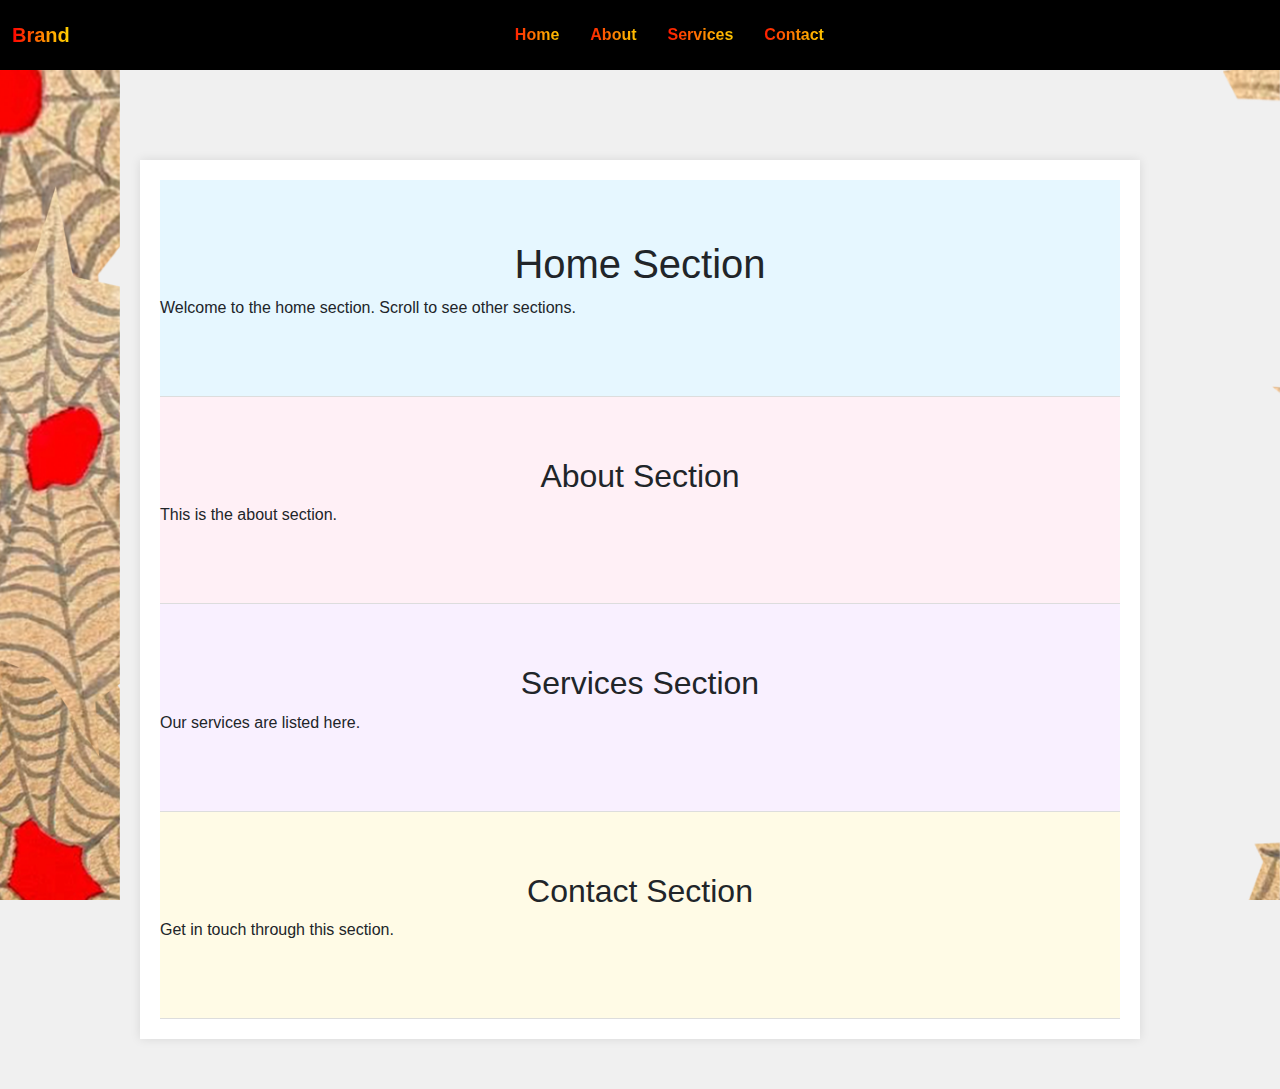
<file: final project copy/index.html>
<!DOCTYPE html>
<html lang="en">
<head>
    <meta charset="UTF-8">
    <meta name="viewport" content="width=device-width, initial-scale=1.0">
    <title>Full Rainbow Layout with Sidebars</title>

    <!-- Bootstrap 5 CSS -->
    <link href="https://cdn.jsdelivr.net/npm/bootstrap@5.3.2/dist/css/bootstrap.min.css" rel="stylesheet">

    <style>
        /* Root variables */
        :root {
            --sidebar-width: 120px;   /* Width of sidebars */
            --navbar-height: 70px;    /* Height of navbar */
            --container-max-width: 1000px; /* Max width of main content */
        }

        /* Body setup */
        body {
            margin: 0;
            font-family: Arial, Helvetica, sans-serif;
            scroll-behavior: smooth; /* Smooth scroll for navbar links */
            background-color: #f0f0f0;
        }

        /* Navbar */
        nav {
            position: fixed;
            top: 0;
            left: 0;
            right: 0;
            height: var(--navbar-height);
            background-color: black;
            z-index: 9999;
        }

        nav .navbar-brand,
        nav .nav-link {
            font-weight: 800;
            background: linear-gradient(90deg, red, orange, yellow, green, blue, indigo, violet);
            background-size: 400%;
            -webkit-background-clip: text;
            color: transparent !important;
            animation: rainbowShift 5s linear infinite;
        }

        nav .nav-link {
            margin-right: 15px;
        }

        @keyframes rainbowShift {
            0% { background-position: 0%; }
            100% { background-position: 400%; }
        }

        /* Sidebars */
        .sidebar-left, .sidebar-right {
            position: fixed;
            top: var(--navbar-height);
            bottom: 0;
            width: var(--sidebar-width);
            background-repeat: repeat-y;
            background-size: cover;
            z-index: 1; /* behind navbar */
        }

        .sidebar-left {
            left: 0;
            background-image: url('images/sidebarleft.png'); /* replace with your image */
        }

        .sidebar-right {
            right: 0;
            background-image: url('images/sidebarright.png'); /* replace with your image */
        }

        /* Main content container (centered) */
        .container {
            max-width: var(--container-max-width);
            margin: calc(var(--navbar-height) + 20px) auto 50px auto; /* top margin below navbar */
            padding: 20px;
            background-color: white;
            box-shadow: 0 0 10px rgba(0,0,0,0.1);
        }

        section {
            padding: 60px 0;
            border-bottom: 1px solid #ddd;
        }

        h1, h2 {
            text-align: center;
        }

    </style>
</head>
<body>

<!-- Navbar -->
<nav class="navbar navbar-expand-lg navbar-dark">
    <div class="container-fluid">
        <a class="navbar-brand" href="#">Brand</a>
        <div class="collapse navbar-collapse justify-content-center" id="navbarNav">
            <ul class="navbar-nav">
                <li class="nav-item"><a class="nav-link" href="#home">Home</a></li>
                <li class="nav-item"><a class="nav-link" href="#about">About</a></li>
                <li class="nav-item"><a class="nav-link" href="#services">Services</a></li>
                <li class="nav-item"><a class="nav-link" href="#contact">Contact</a></li>
            </ul>
        </div>
    </div>
</nav>

<!-- Left Sidebar -->
<div class="sidebar-left"></div>

<!-- Right Sidebar -->
<div class="sidebar-right"></div>

<!-- Main Content -->
<div class="container">
    <section id="home" style="background-color: #e6f7ff;">
        <h1>Home Section</h1>
        <p>Welcome to the home section. Scroll to see other sections.</p>
    </section>

    <section id="about" style="background-color: #fff0f6;">
        <h2>About Section</h2>
        <p>This is the about section.</p>
    </section>

    <section id="services" style="background-color: #f9f0ff;">
        <h2>Services Section</h2>
        <p>Our services are listed here.</p>
    </section>

    <section id="contact" style="background-color: #fffbe6;">
        <h2>Contact Section</h2>
        <p>Get in touch through this section.</p>
    </section>
</div>

<!-- Bootstrap JS -->
<script src="https://cdn.jsdelivr.net/npm/bootstrap@5.3.2/dist/js/bootstrap.bundle.min.js"></script>
</body>
</html>
</file>
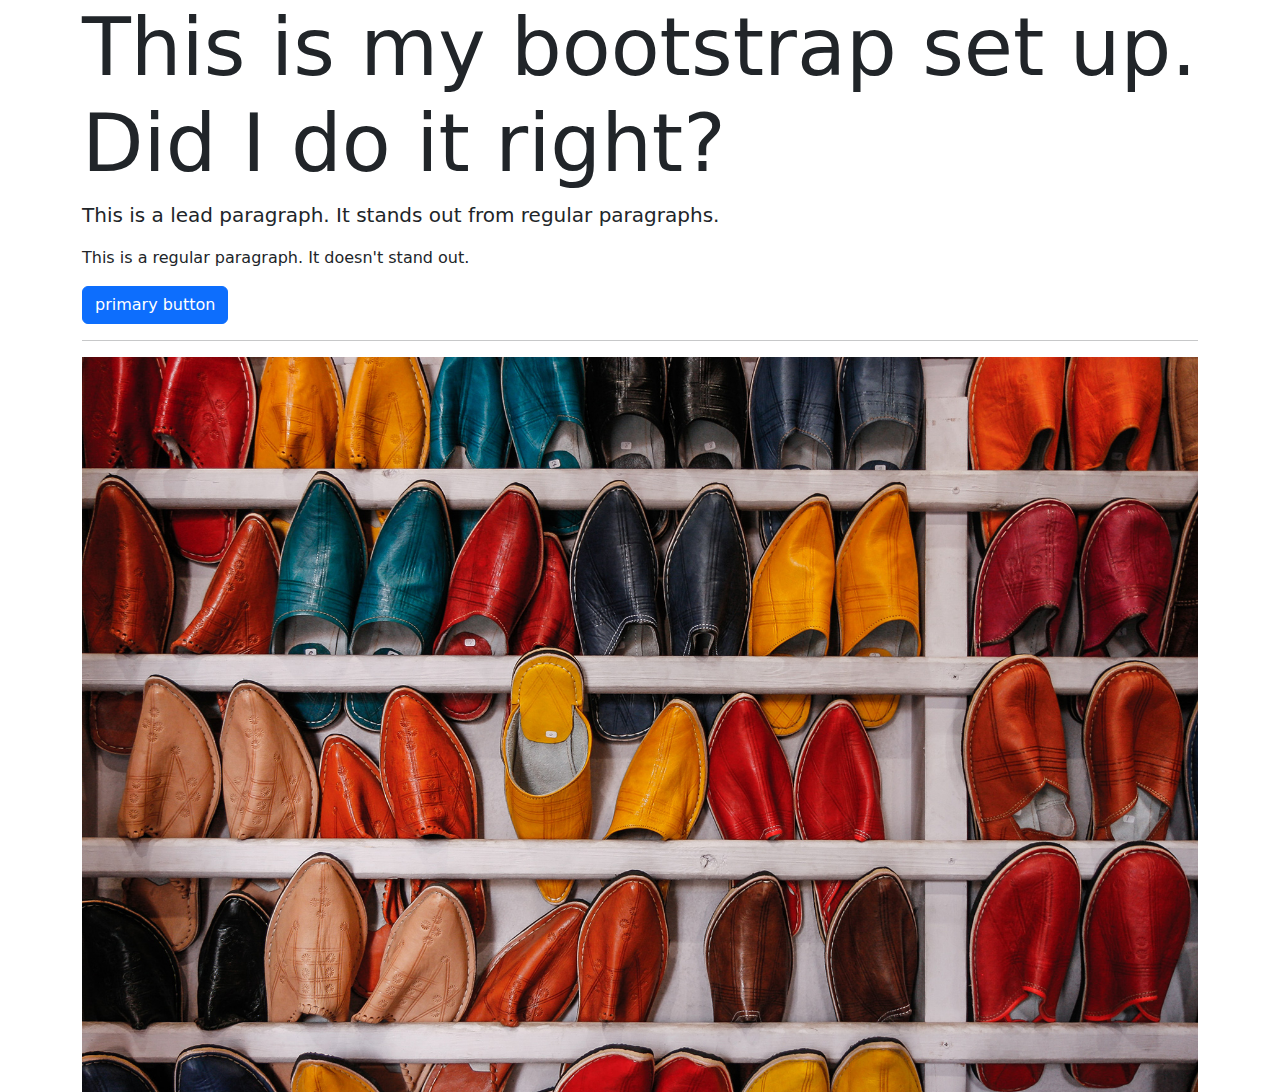
<file: worksheetfiles/index.html>
<!DOCTYPE html>
<html lang="en">

<head>
    <meta charset="UTF-8">
    <meta http-equiv="X-UA-Compatible" content="IE=edge">
    <meta name="viewport" content="width=device-width, initial-scale=1.0">
    <link rel="stylesheet" href="css/bootstrap.min.css">



    <title>I AM SETTING UP BOOTSTRAP. HUZZAH!</title>



</head>

    <body>

        <div class="container">
            <h1 class="display-1">This is my bootstrap set up. Did I do it right?</h1>

            <p class="lead">
                This is a lead paragraph. It stands out from regular paragraphs.
            </p>

            <p>
                This is a regular paragraph. It doesn't stand out.
            </p>

            <button type="button" class="btn btn-primary">primary button</button>

            <hr>

            <img src="images/shoes.jpg" class="img-fluid" alt="...">



            
            
            




        </div>




      

    </body>

</html>
</file>
